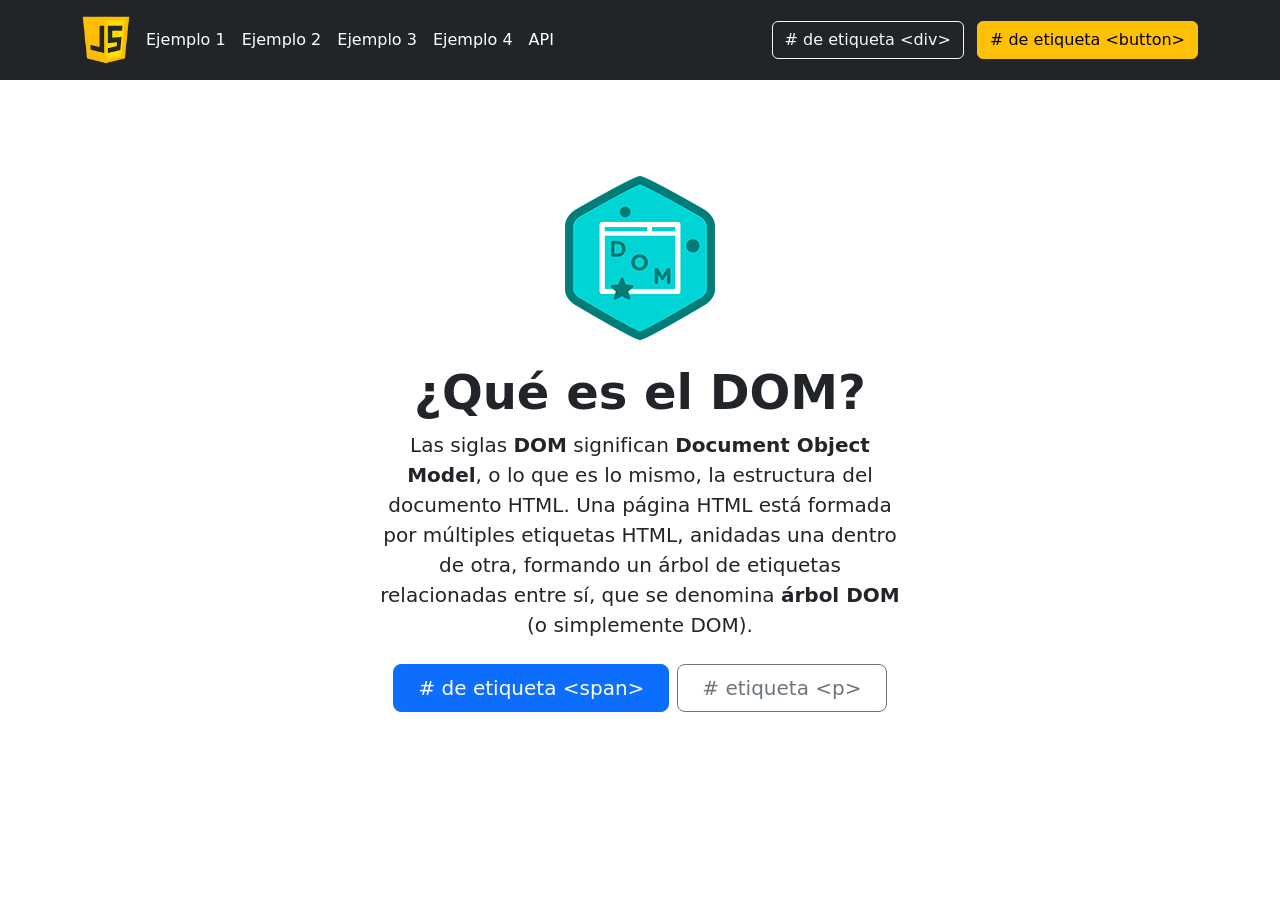
<file: index.html>
<!doctype html>
<html lang="es">

<head>
    <meta charset="UTF-8" />
    <meta http-equiv="X-UA-Compatible" content="IE=edge" />
    <meta name="viewport" content="width=device-width, initial-scale=1.0" />
    <link href="bootstrap/css/bootstrap.min.css" rel="stylesheet" />
    <link href="css/styles.css" rel="stylesheet" />
    <link rel="icon" href="img/js.png" sizes="32x32" type="image/png" />
    <title>Objetos en JavaScript</title>

</head>

<body>

    <header class="p-3 text-bg-dark">
        <div class="container">
            <div class="d-flex flex-wrap align-items-center justify-content-center justify-content-lg-start">
                <a href="index.html" class="d-flex align-items-center mb-2 mb-lg-0 text-white text-decoration-none">
                    <img src="./img/js.png" class="bi me-2" width="48" height="48" alt="Inicio">
                </a>

                <ul class="nav col-12 col-lg-auto me-lg-auto mb-2 justify-content-center mb-md-0">
                    <li><a href="pages/ejemplo1.html" class="nav-link px-2 text-white">Ejemplo 1</a></li>
                    <li><a href="pages/ejemplo2.html" class="nav-link px-2 text-white">Ejemplo 2</a></li>
                    <li><a href="pages/ejemplo3.html" class="nav-link px-2 text-white">Ejemplo 3</a></li>
                    <li><a href="pages/ejemplo4.html" class="nav-link px-2 text-white">Ejemplo 4</a></li>
                    <li><a href="pages/api.html" class="nav-link px-2 text-white">API</a></li>
                </ul>   
                
                <div class="text-end">
                    <button type="button" id="idBtnDiv" class="btn btn-outline-light me-2"># de etiqueta &lt;div&gt;</button>
                    <button type="button" id="idBtnButton" class="btn btn-warning"># de etiqueta &lt;button&gt;</button>
                </div>
            </div>
        </div>
    </header>

    <div class="container">
        <div class="px-4 py-5 my-5 text-center">
            <img class="d-block mx-auto mb-4" src="./img/dom.png" alt="Document Object Model">
            <h1 class="display-5 fw-bold">¿Qué es el DOM?</h1>
            <div class="col-lg-6 mx-auto">
                <p class="lead mb-4">
                    Las siglas <span class="fw-bold">DOM</span> significan <span class="fw-bold">Document Object Model</span>, 
                    o lo que es lo mismo, la estructura del documento HTML. Una página HTML está formada por múltiples etiquetas HTML, 
                    anidadas una dentro de otra, formando un árbol de etiquetas relacionadas entre sí, que se 
                    denomina <span class="fw-bold">árbol DOM</span> (o simplemente DOM).
                </p>
                <div class="d-grid gap-2 d-sm-flex justify-content-sm-center">
                    <button type="button" id="idBtnSpan" class="btn btn-primary btn-lg px-4 gap-3"># de etiqueta &lt;span&gt;</button>
                    <button type="button" id="idBtnP" class="btn btn-outline-secondary btn-lg px-4"># etiqueta &lt;p&gt;</button>
                </div>
            </div>
        </div>       

    </div>


    <script src="bootstrap/js/bootstrap.bundle.min.js"></script>
    <script src="js/index.js" defer></script>

</body>

</html>
</file>
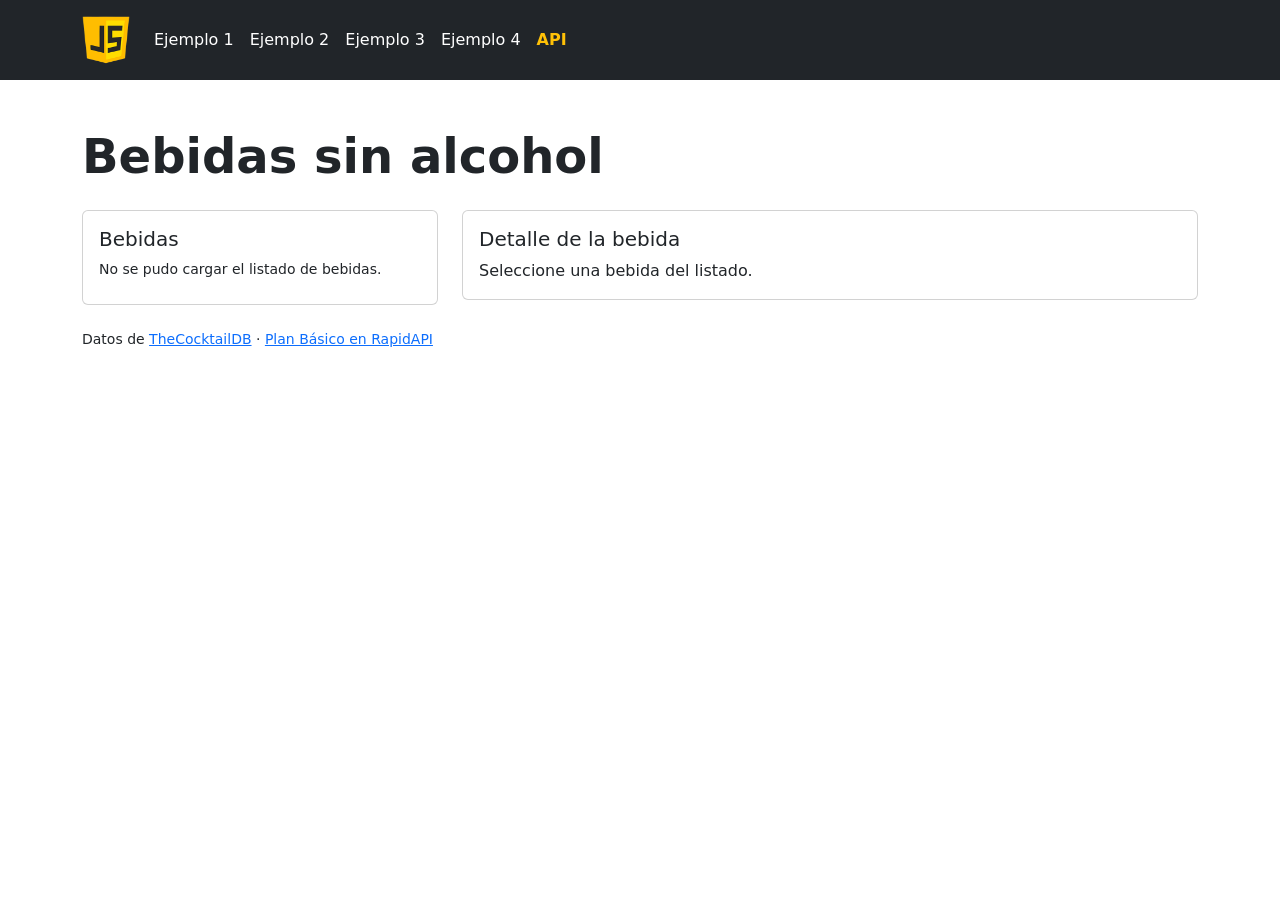
<file: pages/api.html>
<!doctype html>
<html lang="es">

<head>
    <meta charset="UTF-8">
    <meta name="viewport" content="width=device-width, initial-scale=1.0">
    <link href="../bootstrap/css/bootstrap.min.css" rel="stylesheet">
    <link href="../css/styles.css" rel="stylesheet">
    <link rel="icon" href="../img/js.png" sizes="32x32" type="image/png">
    <title>Bebidas sin alcohol | Guía 7</title>
</head>

<body class="bg-body-tertiary">
    <header class="p-3 text-bg-dark">
        <nav class="container d-flex flex-wrap align-items-center justify-content-center justify-content-lg-start"
            aria-label="Navegación de la guía">
            <a href="../index.html" class="me-lg-2">
                <img src="../img/js.png" class="me-2" width="48" height="48" alt="Inicio">
            </a>
            <ul class="nav col-12 col-lg-auto justify-content-center">
                <li><a href="ejemplo1.html" class="nav-link px-2 text-white">Ejemplo 1</a></li>
                <li><a href="ejemplo2.html" class="nav-link px-2 text-white">Ejemplo 2</a></li>
                <li><a href="ejemplo3.html" class="nav-link px-2 text-white">Ejemplo 3</a></li>
                <li><a href="ejemplo4.html" class="nav-link px-2 text-white">Ejemplo 4</a></li>
                <li><a href="api.html" class="nav-link px-2 text-warning fw-bold" aria-current="page">API</a></li>
            </ul>
        </nav>
    </header>

    <main class="container py-4 py-md-5">
        <h1 class="display-5 fw-bold mb-4">Bebidas sin alcohol</h1>
        <div class="row g-4">
            <section class="col-md-5 col-lg-4" aria-labelledby="tituloListado">
                <div class="card">
                    <div class="card-body">
                        <h2 class="h5" id="tituloListado">Bebidas</h2>
                        <p class="small text-body-secondary mb-2" id="estadoListado" role="status">Cargando bebidas…</p>
                        <ul class="list-group lista-bebidas" id="listadoBebidas"></ul>
                    </div>
                </div>
            </section>
            <section class="col-md-7 col-lg-8" aria-labelledby="tituloDetalle">
                <div class="card">
                    <div class="card-body">
                        <h2 class="h5" id="tituloDetalle">Detalle de la bebida</h2>
                        <p class="text-body-secondary mb-0" id="estadoDetalle" role="status">
                            Seleccione una bebida del listado.
                        </p>
                        <div id="detalleBebida"></div>
                    </div>
                </div>
            </section>
        </div>
        <footer class="small text-body-secondary mt-4">
            Datos de <a href="https://www.thecocktaildb.com/api.php">TheCocktailDB</a> ·
            <a href="https://rapidapi.com/thecocktaildb/api/the-cocktail-db/pricing">Plan Básico en RapidAPI</a>
        </footer>
    </main>

    <script src="../js/api.js" defer></script>
</body>

</html>
</file>
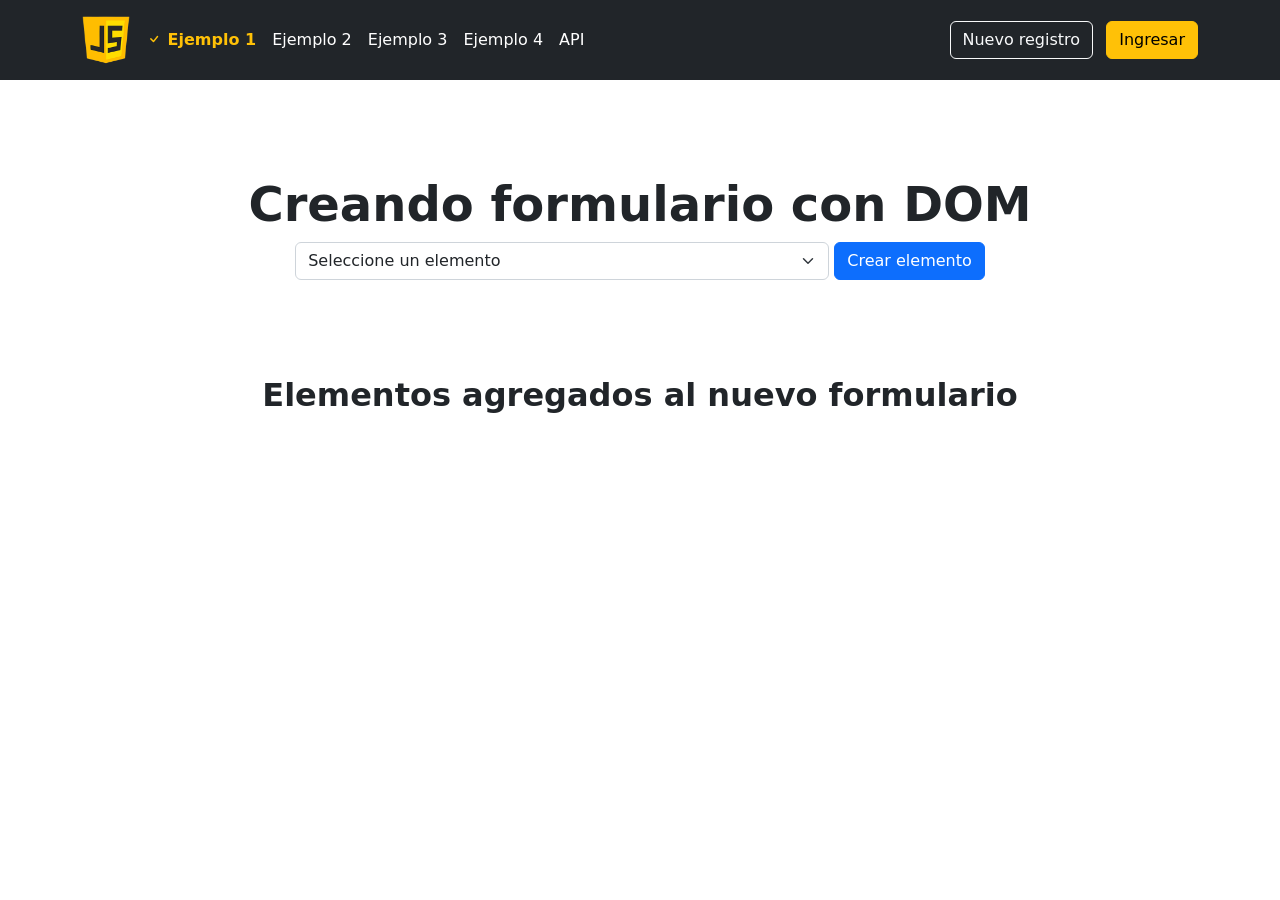
<file: pages/ejemplo1.html>
<!doctype html>
<html lang="es">

<head>
    <meta charset="UTF-8" />
    <meta http-equiv="X-UA-Compatible" content="IE=edge" />
    <meta name="viewport" content="width=device-width, initial-scale=1.0" />
    <link href="../bootstrap/css/bootstrap.min.css" rel="stylesheet" />
    <link href="../css/styles.css" rel="stylesheet" />
    <link rel="icon" href="../img/js.png" sizes="32x32" type="image/png" />
    <title>Objetos en JavaScript</title>

</head>

<body>

    <header class="p-3 text-bg-dark">
        <div class="container">
            <div class="d-flex flex-wrap align-items-center justify-content-center justify-content-lg-start">
                <a href="../index.html" class="d-flex align-items-center mb-2 mb-lg-0 text-white text-decoration-none">
                    <img src="../img/js.png" class="bi me-2" width="48" height="48" alt="Inicio">
                </a>

                <ul class="nav col-12 col-lg-auto me-lg-auto mb-2 justify-content-center mb-md-0">
                    <li><a href="../pages/ejemplo1.html" class="nav-link px-2 text-warning fw-bold">
                            <i class="bi bi-check"></i> Ejemplo 1
                        </a></li>
                    <li><a href="../pages/ejemplo2.html" class="nav-link px-2 text-white">Ejemplo 2</a></li>
                    <li><a href="../pages/ejemplo3.html" class="nav-link px-2 text-white">Ejemplo 3</a></li>
                    <li><a href="../pages/ejemplo4.html" class="nav-link px-2 text-white">Ejemplo 4</a></li>                    
                    <li><a href="api.html" class="nav-link px-2 text-white">API</a></li>
                </ul>

                <div class="text-end">
                    <button type="button" id="idBtnDiv" class="btn btn-outline-light me-2">Nuevo registro</button>
                    <button type="button" id="idBtnButton" class="btn btn-warning">Ingresar</button>
                </div>
            </div>
        </div>
    </header>

    <div class="container">
        <div class="px-4 py-5 my-5 text-center">
            <h1 class="display-5 fw-bold">Creando formulario con DOM</h1>
            <form class="row g-0 text-center">
                <div class="col-sm-12">
                    <select class="form-select w-50 d-inline" id="idCmbElemento"
                        aria-label="Seleccione el elemento a crear">
                        <option value="" selected>Seleccione un elemento</option>
                        <option value="text"> &lt;input type="text" /&gt;</option>
                        <option value="number"> &lt;input type="number" /&gt;</option>
                        <option value="date"> &lt;input type="date" /&gt;</option>
                        <option value="password"> &lt;input type="password" /&gt;</option>
                        <option value="radio"> &lt;input type="radio" /&gt;</option>
                        <option value="checkbox"> &lt;input type="checkbox" /&gt;</option>
                        <option value="select"> &lt;select&gt;&lt;/select&gt;</option>
                        <option value="textarea"> &lt;textarea&gt;&lt;/textarea&gt;</option>
                    </select>

                    <button type="button" id="idBtnCrear" class="btn btn-primary d-inline">Crear elemento</button>
                </div>
            </form>
        </div>
        <div class="row">
            <div class="col-sm-12 text-center">
                <h2 class="fw-bold">Elementos agregados al nuevo formulario</h2>
            </div>
            <div class="col-12 col-md-6 col-lg-4 mx-auto">
                <form id="idNewForm" class="row g-0"></form>
            </div>
        </div>
    </div>

    <!-- COMPONENTE MODAL DE BOOTSTRAP-->
    <div class="modal fade" id="idModal" tabindex="-1" aria-labelledby="modalLabel" aria-hidden="true">
        <div class="modal-dialog">
            <div class="modal-content">
                <div class="modal-header">
                    <h1 class="modal-title fs-5" id="modalLabel">Agregando un nuevo control</h1>
                    <button type="button" class="btn-close" data-bs-dismiss="modal" aria-label="Close"></button>
                </div>
                <div class="modal-body">
                    <form id="idFormElemento">
                        <div class="form-floating mb-3">
                            <input type="text" class="form-control" id="idTituloElemento"
                                placeholder="Texto del control">
                            <label for="idTituloElemento">
                                <i class="bi bi-tag"></i> Título del control
                            </label>
                        </div>
                        <div class="form-floating mb-3">
                            <input type="text" class="form-control" id="idNombreElemento"
                                placeholder="Nombre del control">
                            <label for="idNombreElemento">
                                <i class="bi bi-tag"></i> Nombre del control
                            </label>
                        </div>
                    </form>
                </div>
                <div class="modal-footer">
                    <button type="submit" class="btn btn-primary" id="idBtnAddElement" form="idFormElemento">
                        <i class="bi bi-plus-circle"></i> Agregar
                    </button>
                </div>
            </div>
        </div>
    </div>


    <script src="../bootstrap/js/bootstrap.bundle.min.js"></script>
    <script src="../js/ejemplo1.js" defer></script>

</body>

</html>
</file>
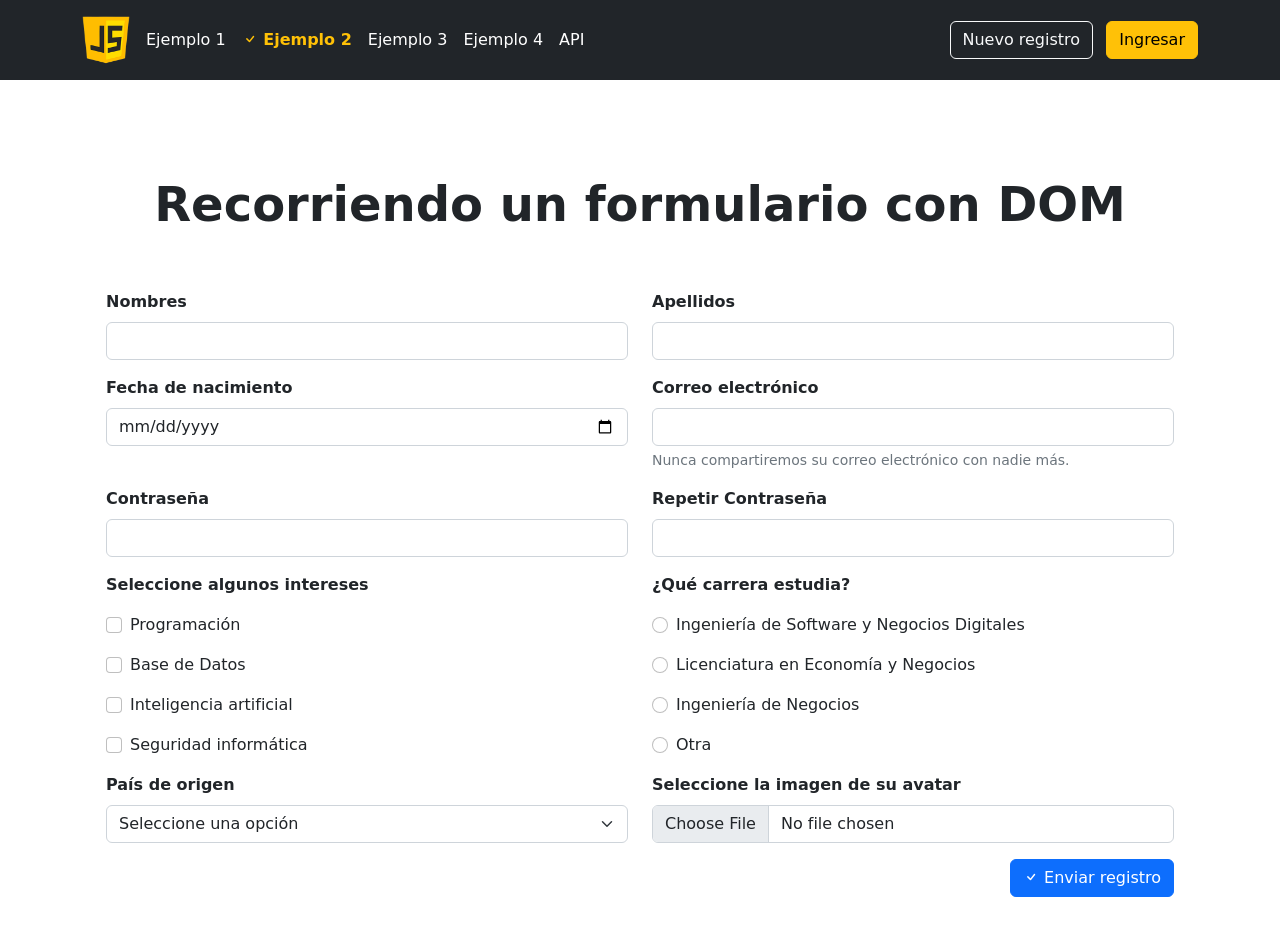
<file: pages/ejemplo2.html>
<!doctype html>
<html lang="es">

<head>
    <meta charset="UTF-8" />
    <meta http-equiv="X-UA-Compatible" content="IE=edge" />
    <meta name="viewport" content="width=device-width, initial-scale=1.0" />
    <link href="../bootstrap/css/bootstrap.min.css" rel="stylesheet" />
    <link href="../css/styles.css" rel="stylesheet" />
    <link rel="icon" href="../img/js.png" sizes="32x32" type="image/png" />
    <title>Objetos en JavaScript</title>

</head>

<body>

    <header class="p-3 text-bg-dark">
        <div class="container">
            <div class="d-flex flex-wrap align-items-center justify-content-center justify-content-lg-start">
                <a href="../index.html" class="d-flex align-items-center mb-2 mb-lg-0 text-white text-decoration-none">
                    <img src="../img/js.png" class="bi me-2" width="48" height="48" alt="Inicio">
                </a>

                <ul class="nav col-12 col-lg-auto me-lg-auto mb-2 justify-content-center mb-md-0">
                    <li><a href="../pages/ejemplo1.html" class="nav-link px-2 text-white">Ejemplo 1</a></li>
                    <li><a href="../pages/ejemplo2.html" class="nav-link px-2 text-warning fw-bold">
                            <i class="bi bi-check"></i> Ejemplo 2
                        </a></li>
                    <li><a href="../pages/ejemplo3.html" class="nav-link px-2 text-white">Ejemplo 3</a></li>
                    <li><a href="../pages/ejemplo4.html" class="nav-link px-2 text-white">Ejemplo 4</a></li>                    
                    <li><a href="api.html" class="nav-link px-2 text-white">API</a></li>
                </ul>

                <div class="text-end">
                    <button type="button" id="idBtnDiv" class="btn btn-outline-light me-2">Nuevo registro</button>
                    <button type="button" id="idBtnButton" class="btn btn-warning">Ingresar</button>
                </div>
            </div>
        </div>
    </header>

    <div class="container">
        <div class="row px-4 my-5">
            <div class="col-12">
                <h1 class="display-5 fw-bold text-center py-5 ">Recorriendo un formulario con DOM</h1>
                <div id="idErrorRegistro" class="alert alert-danger" role="alert" hidden></div>
                <form name="frmRegistro" novalidate>
                    <div class="row">
                        <div class="col">
                            <div class="mb-3">
                                <label for="idNombre" class="form-label fw-bold">Nombres</label>
                                <input type="text" class="form-control" id="idNombre" required>
                            </div>
                        </div>
                        <div class="col">
                            <div class="mb-3">
                                <label for="idApellidos" class="form-label fw-bold">Apellidos</label>
                                <input type="text" class="form-control" id="idApellidos" required>
                            </div>
                        </div>
                    </div>
                    <div class="row">
                        <div class="col">
                            <div class="mb-3">
                                <label for="idFechaNac" class="form-label fw-bold">Fecha de nacimiento</label>
                                <input type="date" class="form-control" id="idFechaNac" required>
                            </div>
                        </div>
                        <div class="col">
                            <div class="mb-3">
                                <label for="idCorreo" class="form-label fw-bold">Correo electrónico</label>
                                <input type="email" class="form-control" id="idCorreo"
                                    aria-describedby="idCorreoSugerencia" required>
                                <div id="idCorreoSugerencia" class="form-text">
                                    Nunca compartiremos su correo electrónico con nadie más.
                                </div>
                            </div>
                        </div>
                    </div>
                    <div class="row">
                        <div class="col">
                            <div class="mb-3">
                                <label for="idPassword" class="form-label fw-bold">Contraseña</label>
                                <input type="password" class="form-control" id="idPassword" required>
                            </div>
                        </div>
                        <div class="col">
                            <div class="mb-3">
                                <label for="idPasswordRepetir" class="form-label fw-bold">Repetir Contraseña</label>
                                <input type="password" class="form-control" id="idPasswordRepetir" required>
                            </div>
                        </div>
                    </div>

                    <div class="row">
                        <div class="col">
                            <div class="mb-3">
                                <span class="fw-bold">Seleccione algunos intereses</span>
                            </div>
                            <div class="mb-3 form-check">
                                <input type="checkbox" class="form-check-input" id="idCkProgramacion">
                                <label class="form-check-label" for="idCkProgramacion">Programación</label>
                            </div>
                            <div class="mb-3 form-check">
                                <input type="checkbox" class="form-check-input" id="idCkBD">
                                <label class="form-check-label" for="idCkBD">Base de Datos</label>
                            </div>
                            <div class="mb-3 form-check">
                                <input type="checkbox" class="form-check-input" id="idCkRedes">
                                <label class="form-check-label" for="idCkRedes">Inteligencia artificial</label>
                            </div>
                            <div class="mb-3 form-check">
                                <input type="checkbox" class="form-check-input" id="idCkSeguridad">
                                <label class="form-check-label" for="idCkSeguridad">Seguridad informática</label>
                            </div>
                        </div>
                        <div class="col">
                            <div class="mb-3">
                                <span class="fw-bold">¿Qué carrera estudia?</span>
                            </div>
                            <div class="mb-3 form-check">
                                <input type="radio" class="form-check-input" name="idRdCarrera" id="idRdIng" required>
                                <label class="form-check-label" for="idRdIng">Ingeniería de Software y Negocios Digitales</label>
                            </div>
                            <div class="mb-3 form-check">
                                <input type="radio" class="form-check-input" name="idRdCarrera" id="idRdLic">
                                <label class="form-check-label" for="idRdLic">Licenciatura en Economía y Negocios</label>
                            </div>
                            <div class="mb-3 form-check">
                                <input type="radio" class="form-check-input" name="idRdCarrera" id="idRdTec">
                                <label class="form-check-label" for="idRdTec">Ingeniería de Negocios</label>
                            </div>
                            <div class="mb-3 form-check">
                                <input type="radio" class="form-check-input" name="idRdCarrera" id="idRdOtro">
                                <label class="form-check-label" for="idRdOtro">Otra</label>
                            </div>
                        </div>
                    </div>
                    <div class="row">
                        <div class="col">
                            <div class="mb-3">
                                <label for="idCmPais" class="form-label fw-bold">País de origen</label>
                                <select class="form-select" id="idCmPais" required>
                                    <option value="" selected>Seleccione una opción</option>
                                    <option value="1">El Salvador</option>
                                    <option value="2">Guatemala</option>
                                    <option value="3">Honduras</option>
                                    <option value="4">Panamá</option>
                                    <option value="5">Costa Rica</option>
                                    <option value="6">Belice</option>
                                    <option value="7">Nicaragua</option>
                                    <option value="8">Otro</option>
                                </select>
                            </div>
                        </div>
                        <div class="col">
                            <div class="mb-3">
                                <label for="idArchivo" class="form-label fw-bold">Seleccione la imagen de su
                                    avatar</label>
                                <input class="form-control" type="file" id="idArchivo" required>
                            </div>
                        </div>
                    </div>
                    <div class="row">
                        <div class="col text-end">
                            <button type="submit" class="btn btn-primary" name="btnRegistro"><i
                                    class="bi bi-check"></i> Enviar
                                registro</button>
                        </div>
                    </div>
                </form>
            </div>
        </div>
    </div>
    <!-- COMPONENTE MODAL DE BOOTSTRAP-->
    <div class="modal fade" id="idModal" tabindex="-1" aria-labelledby="modalLabel" aria-hidden="true">
        <div class="modal-dialog modal-dialog-scrollable">
            <div class="modal-content">
                <div class="modal-header">
                    <h1 class="modal-title fs-5" id="modalLabel">Resumen del registro</h1>
                    <button type="button" class="btn-close" data-bs-dismiss="modal" aria-label="Cerrar"></button>
                </div>
                <div class="modal-body" id="idBodyModal">                    
                </div>
                <div class="modal-footer">
                    <button type="button" class="btn btn-primary" data-bs-dismiss="modal">
                        Cerrar
                    </button>
                </div>
            </div>
        </div>
    </div>
    <script src="../bootstrap/js/bootstrap.bundle.min.js"></script>
    <script src="../js/ejemplo2.js" defer></script>

</body>

</html>
</file>
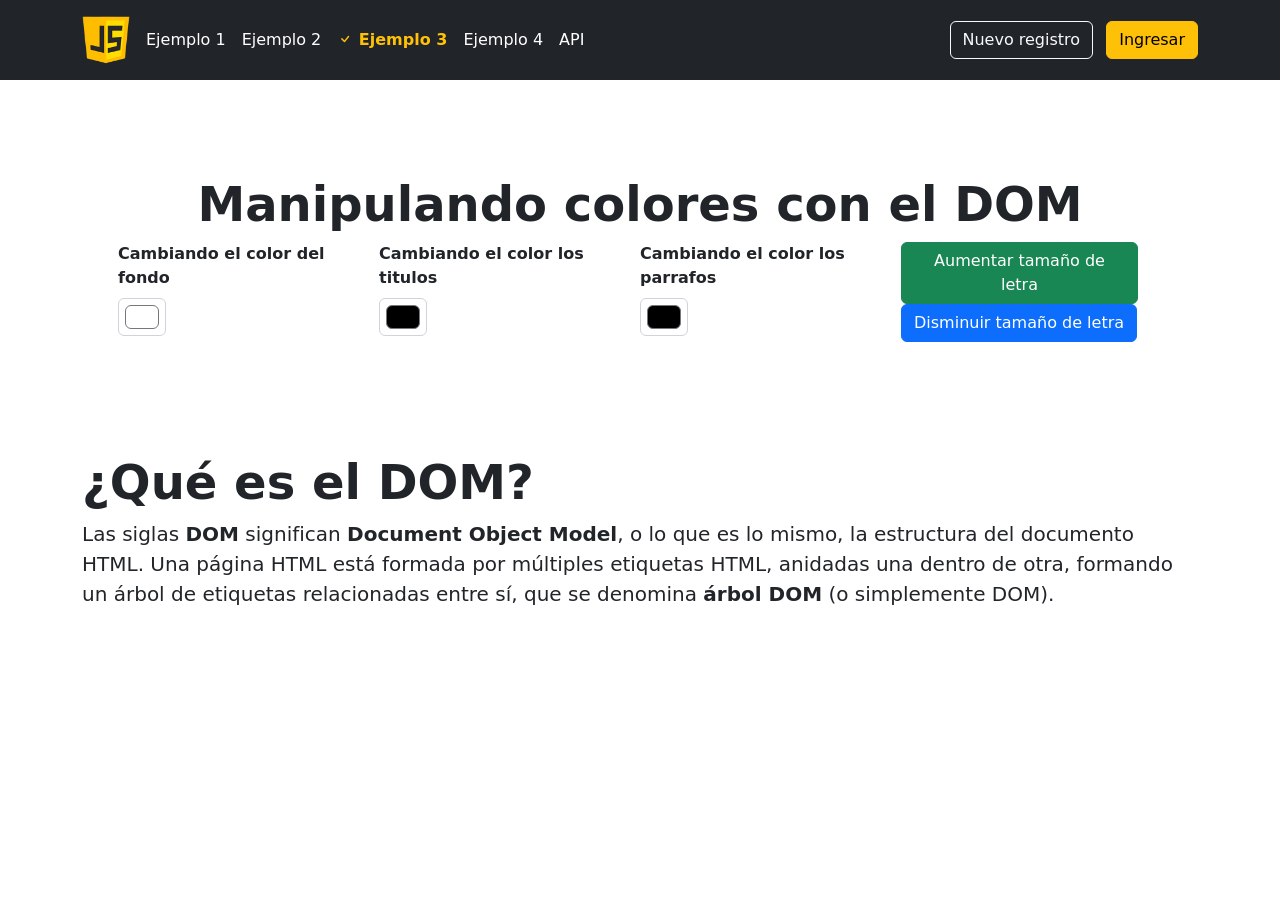
<file: pages/ejemplo3.html>
<!doctype html>
<html lang="es">

<head>
    <meta charset="UTF-8" />
    <meta http-equiv="X-UA-Compatible" content="IE=edge" />
    <meta name="viewport" content="width=device-width, initial-scale=1.0" />
    <link href="../bootstrap/css/bootstrap.min.css" rel="stylesheet" />
    <link href="../css/styles.css" rel="stylesheet" />
    <link rel="icon" href="../img/js.png" sizes="32x32" type="image/png" />
    <title>Objetos en JavaScript</title>

</head>

<body>

    <header class="p-3 text-bg-dark">
        <div class="container">
            <div class="d-flex flex-wrap align-items-center justify-content-center justify-content-lg-start">
                <a href="../index.html" class="d-flex align-items-center mb-2 mb-lg-0 text-white text-decoration-none">
                    <img src="../img/js.png" class="bi me-2" width="48" height="48" alt="Inicio">
                </a>

                <ul class="nav col-12 col-lg-auto me-lg-auto mb-2 justify-content-center mb-md-0">
                    <li><a href="../pages/ejemplo1.html" class="nav-link px-2 text-white">Ejemplo 1</a></li>
                    <li><a href="../pages/ejemplo2.html" class="nav-link px-2 text-white">Ejemplo 2</a></li>
                    <li><a href="../pages/ejemplo3.html" class="nav-link px-2 text-warning fw-bold">
                            <i class="bi bi-check"></i> Ejemplo 3
                        </a></li>
                    <li><a href="../pages/ejemplo4.html" class="nav-link px-2 text-white">Ejemplo 4</a></li>
                    <li><a href="api.html" class="nav-link px-2 text-white">API</a></li>
                </ul>

                <div class="text-end">
                    <button type="button" id="idBtnDiv" class="btn btn-outline-light me-2">Nuevo registro</button>
                    <button type="button" id="idBtnButton" class="btn btn-warning">Ingresar</button>
                </div>
            </div>
        </div>
    </header>

    <div class="container">
        <div class="px-4 py-5 my-5">
            <h1 class="display-5 text-center fw-bold">Manipulando colores con el DOM</h1>
            <form class="row g-0">
                <div class="row">
                    <div class="col">
                        <div class="mb-3">
                            <label for="idFondo" class="form-label fw-bold">Cambiando el color del fondo</label>
                            <input type="color" class="form-control form-control-color" id="idFondo" name="idFondo"
                                title="Modificando el color del fondo">
                        </div>
                    </div>
                    <div class="col">
                        <div class="mb-3">
                            <label for="idTitulos" class="form-label fw-bold">Cambiando el color los titulos</label>
                            <input type="color" class="form-control form-control-color" id="idTitulos" name="idTitulos"
                                title="Modificando el color de los titulos">
                        </div>
                    </div>
                    <div class="col">
                        <div class="mb-3">
                            <label for="idParrafos" class="form-label fw-bold">Cambiando el color los parrafos</label>
                            <input type="color" class="form-control form-control-color" id="idParrafos"
                                name="idParrafos" title="Modificando el color de los titulos">
                        </div>
                    </div>
                    <div class="col">
                        <div class="mb-3">
                            <button type="button" id="idBtnAumentar" class="btn btn-success">Aumentar tamaño de
                                letra</button>
                            <button type="button" id="idBtnDisminuir" class="btn btn-primary">Disminuir tamaño de
                                letra</button>
                        </div>
                    </div>
                </div>
            </form>
        </div>
        <div class="row">
            <div class="col  mx-auto">
                <h1 class="display-5 fw-bold">¿Qué es el DOM?</h1>
                <p class="lead mb-4">
                    Las siglas <span class="fw-bold">DOM</span> significan <span class="fw-bold">Document
                        Object Model</span>,
                    o lo que es lo mismo, la estructura del documento HTML. Una página HTML está formada por
                    múltiples etiquetas HTML,
                    anidadas una dentro de otra, formando un árbol de etiquetas relacionadas entre sí, que
                    se
                    denomina <span class="fw-bold">árbol DOM</span> (o simplemente DOM).
                </p>
            </div>
        </div>
    </div>


    <script src="../bootstrap/js/bootstrap.bundle.min.js"></script>
    <script src="../js/ejemplo3.js" defer></script>

</body>

</html>
</file>
<file: css/styles.css>
@import url("../bootstrap/icons/bootstrap-icons.css");

.lista-bebidas {
    max-height: min(60vh, 33rem);
    overflow-y: auto;
}

.lista-bebidas .list-group-item:focus-visible {
    outline-offset: -3px;
}

.foto-bebida {
    display: block;
    width: 100%;
    aspect-ratio: 1;
    object-fit: cover;
}

.instrucciones-bebida {
    white-space: pre-line;
}
</file>
